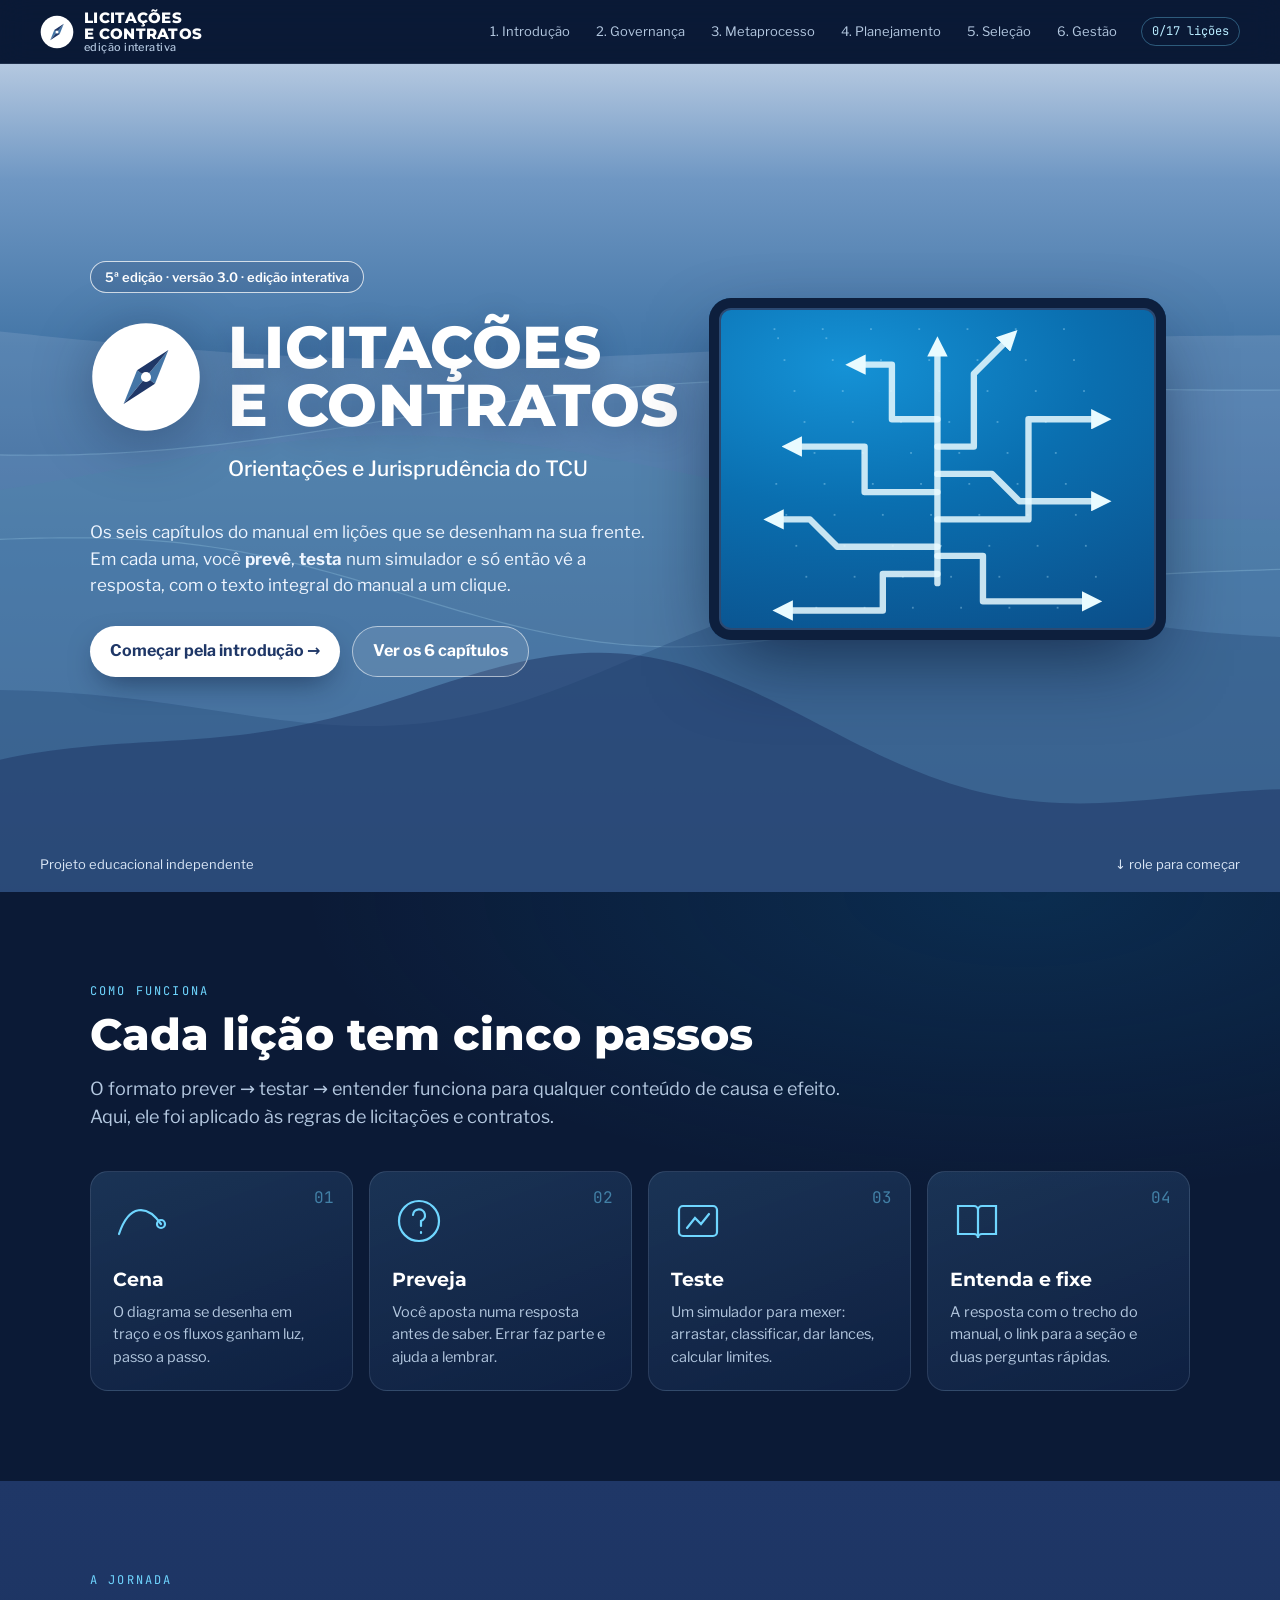
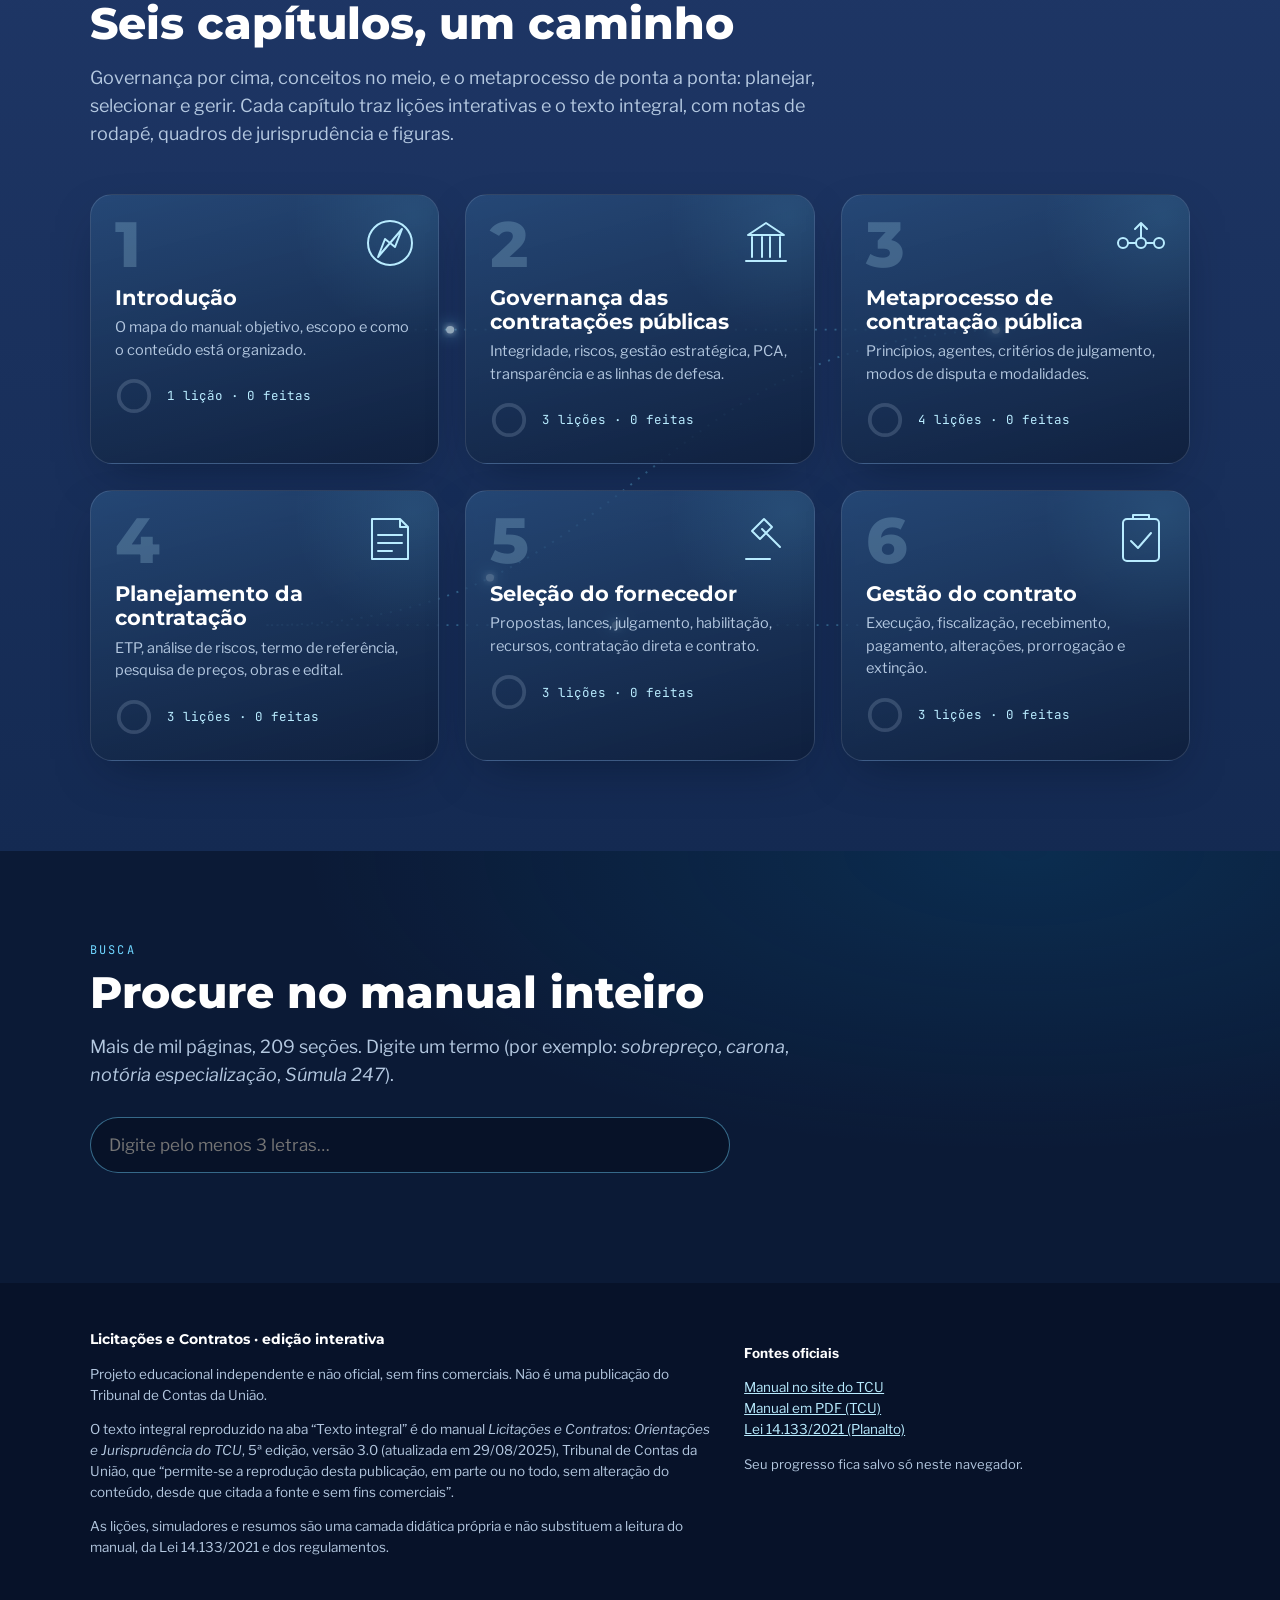
<file: index.html>
<!doctype html>
<html lang="pt-BR">
<head>
<meta charset="utf-8">
<meta name="viewport" content="width=device-width, initial-scale=1">
<title>Licitações e Contratos Interativo</title>
<meta name="description" content="Edição interativa e didática do manual Licitações e Contratos: Orientações e Jurisprudência do TCU (5ª edição). Projeto educacional independente.">
<meta name="theme-color" content="#1f3767">
<link rel="icon" href="assets/favicon.svg" type="image/svg+xml">
<link rel="preconnect" href="https://fonts.googleapis.com">
<link rel="preconnect" href="https://fonts.gstatic.com" crossorigin>
<link href="https://fonts.googleapis.com/css2?family=Libre+Franklin:ital,wght@0,400;0,500;0,600;0,700;1,400&family=Montserrat:wght@600;700;800&family=JetBrains+Mono:wght@400;500&display=swap" rel="stylesheet">
<link rel="stylesheet" href="css/style.css">
</head>
<body>
<noscript><p style="padding:20px">Esta edição interativa precisa de JavaScript.</p></noscript>
<script type="module" src="js/home.js"></script>
</body>
</html>
</file>
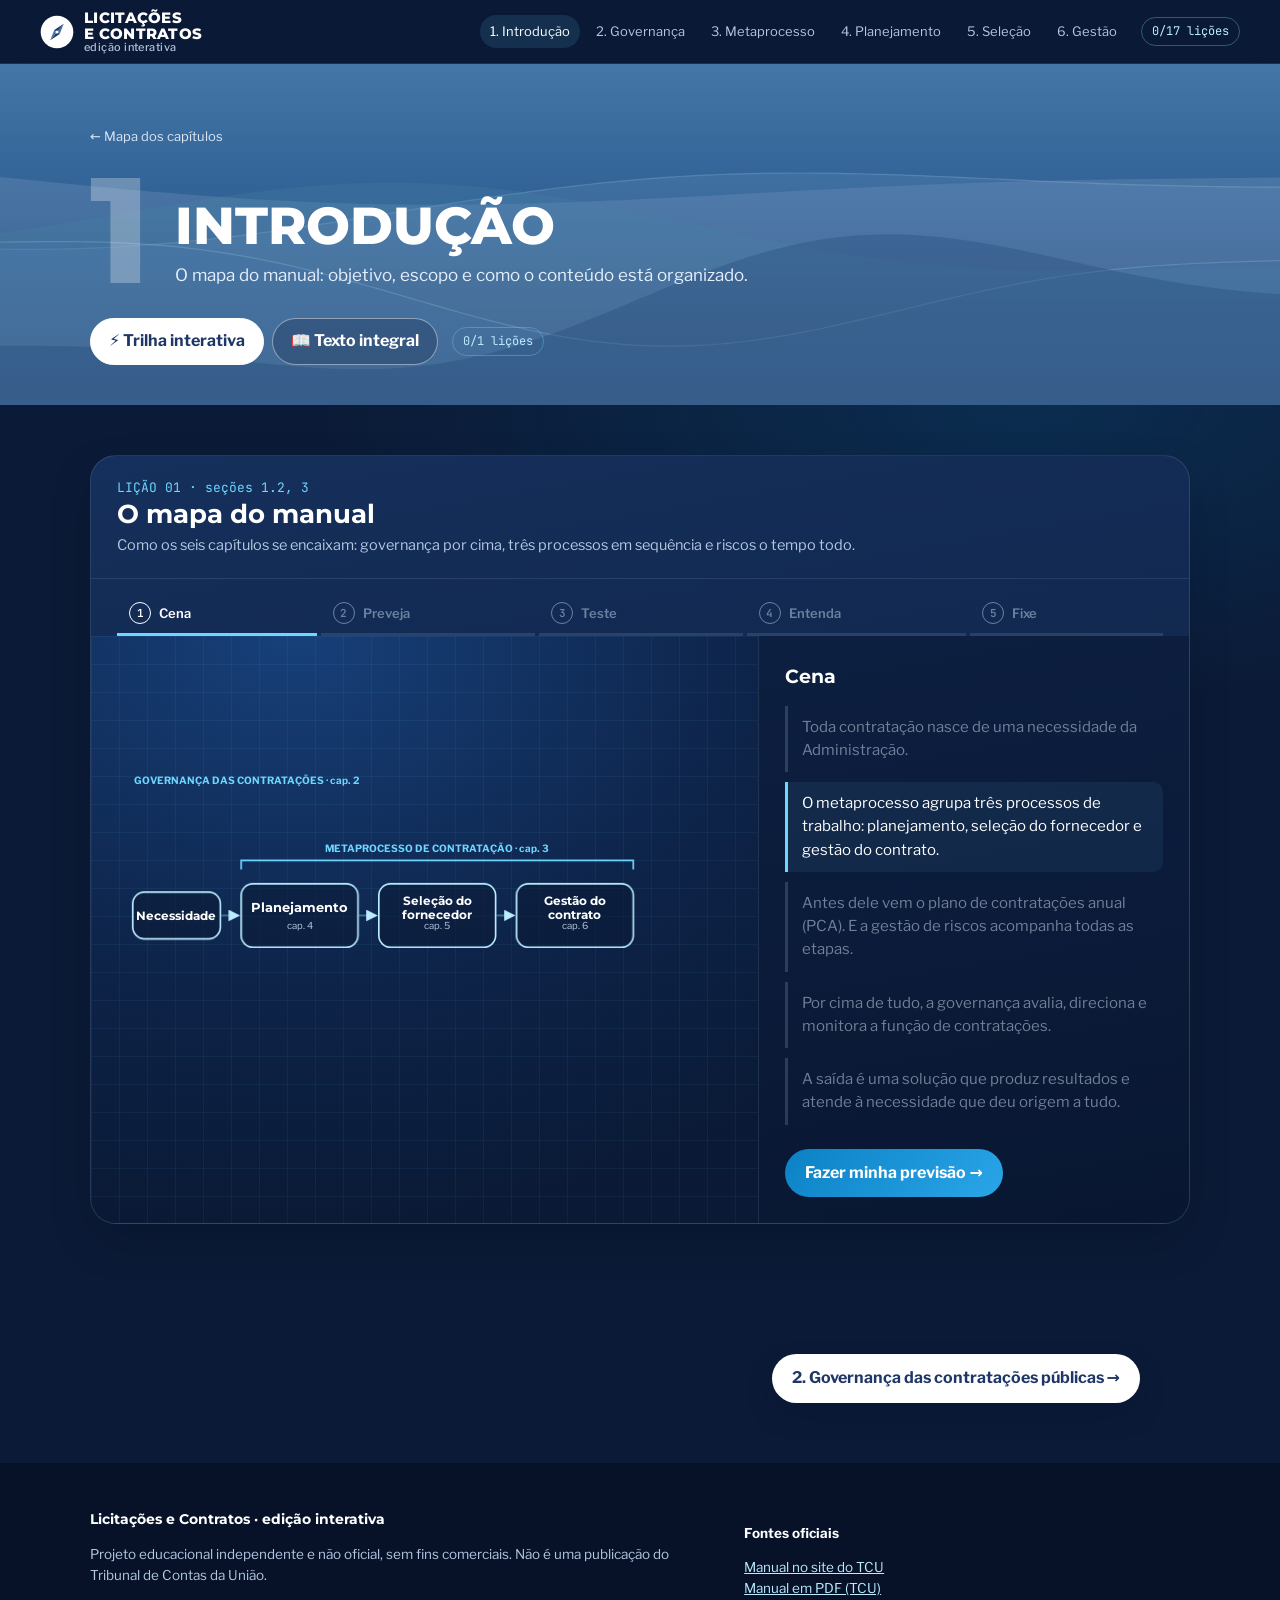
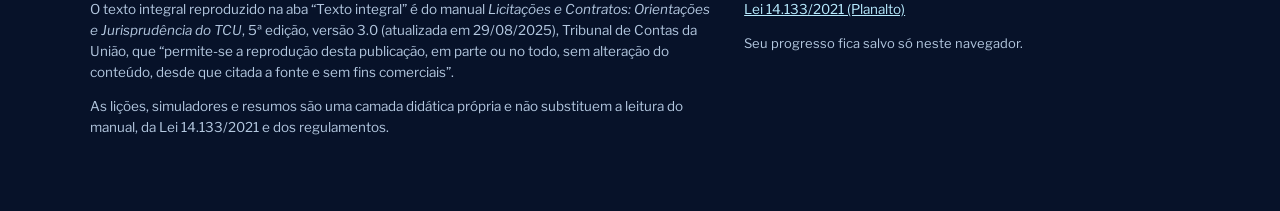
<file: capitulo.html>
<!doctype html>
<html lang="pt-BR">
<head>
<meta charset="utf-8">
<meta name="viewport" content="width=device-width, initial-scale=1">
<title>Capítulo · Licitações e Contratos Interativo</title>
<meta name="description" content="Edição interativa e didática do manual Licitações e Contratos: Orientações e Jurisprudência do TCU (5ª edição). Projeto educacional independente.">
<meta name="theme-color" content="#1f3767">
<link rel="icon" href="assets/favicon.svg" type="image/svg+xml">
<link rel="preconnect" href="https://fonts.googleapis.com">
<link rel="preconnect" href="https://fonts.gstatic.com" crossorigin>
<link href="https://fonts.googleapis.com/css2?family=Libre+Franklin:ital,wght@0,400;0,500;0,600;0,700;1,400&family=Montserrat:wght@600;700;800&family=JetBrains+Mono:wght@400;500&display=swap" rel="stylesheet">
<link rel="stylesheet" href="css/style.css">
</head>
<body>
<noscript><p style="padding:20px">Esta edição interativa precisa de JavaScript.</p></noscript>
<script type="module" src="js/chapter.js"></script>
</body>
</html>
</file>
<file: css/style.css>
/* Licitações & Contratos Interativo — visual inspirado na capa da 5ª edição */
:root {
  --navy-0: #0b1a36;
  --navy: #142a52;
  --navy-2: #1f3767;
  --blue: #294f7e;
  --mid: #4476a7;
  --steel: #4a87a6;
  --cyan: #0b81c4;
  --glow: #6fd6ff;
  --glow-2: #b9ecff;
  --pale: #b4c8e0;
  --mist: #dbe6f3;
  --white: #ffffff;
  --ok: #3ee0a1;
  --warn: #ffc857;
  --bad: #ff7a8a;

  --paper: #f5f8fc;
  --paper-2: #ffffff;
  --ink: #0f1f3a;
  --ink-2: #44546e;
  --line: #d6e0ec;
  --accent: #1c519b;

  --r: 18px;
  --r-sm: 10px;
  --shadow: 0 18px 50px -20px rgba(4, 14, 34, .55);
  --font-title: "Montserrat", "Inter", system-ui, sans-serif;
  --font-body: "Libre Franklin", "Inter", system-ui, sans-serif;
  --font-mono: "JetBrains Mono", ui-monospace, monospace;
}
@media (prefers-color-scheme: dark) {
  :root:not([data-theme="light"]) {
    --paper: #0f1d38; --paper-2: #14264a; --ink: #e6eefa; --ink-2: #a9b9d2; --line: #24406b; --accent: #7cc4ff;
  }
}
:root[data-theme="dark"] { --paper: #0f1d38; --paper-2: #14264a; --ink: #e6eefa; --ink-2: #a9b9d2; --line: #24406b; --accent: #7cc4ff; }

* { box-sizing: border-box; }
html { scroll-behavior: smooth; }
body {
  margin: 0; font-family: var(--font-body); color: var(--white); line-height: 1.55;
  background: var(--navy-0);
  -webkit-font-smoothing: antialiased;
}
a { color: inherit; }
img { max-width: 100%; }
button { font: inherit; cursor: pointer; }
.sr { position: absolute; width: 1px; height: 1px; overflow: hidden; clip: rect(0 0 0 0); }
:focus-visible { outline: 3px solid var(--glow); outline-offset: 2px; border-radius: 6px; }

/* ---------- top bar ---------- */
.topbar {
  position: sticky; top: 0; z-index: 50; display: flex; align-items: center; gap: 14px;
  padding: 10px clamp(16px, 4vw, 40px); backdrop-filter: blur(14px);
  background: color-mix(in srgb, var(--navy-0) 72%, transparent);
  border-bottom: 1px solid rgba(180, 200, 224, .12);
}
.brand { display: flex; align-items: center; gap: 10px; text-decoration: none; font-family: var(--font-title); font-weight: 800; letter-spacing: .02em; font-size: 15px; line-height: 1.05; }
.brand small { display: block; font-weight: 500; font-family: var(--font-body); font-size: 11px; color: var(--pale); letter-spacing: .04em; }
.compass-badge { width: 34px; height: 34px; flex: none; }
.topbar nav { margin-left: auto; display: flex; gap: 6px; flex-wrap: wrap; }
.topbar nav a { text-decoration: none; font-size: 13px; padding: 6px 10px; border-radius: 999px; color: var(--pale); }
.topbar nav a:hover, .topbar nav a.on { background: rgba(111, 214, 255, .12); color: var(--white); }
.chip-progress { font-family: var(--font-mono); font-size: 12px; color: var(--glow-2); padding: 4px 10px; border: 1px solid rgba(111,214,255,.35); border-radius: 999px; white-space: nowrap; }

/* ---------- hero (capa) ---------- */
.hero {
  position: relative; overflow: hidden; min-height: min(92vh, 860px);
  background: linear-gradient(180deg, #b4c8e0 0%, #6f97c3 14%, #4476a7 34%, #2f5f93 58%, #1f3767 100%);
  display: grid; align-items: center;
}
.hero canvas.waves { position: absolute; inset: 0; width: 100%; height: 100%; }
.hero-inner { position: relative; z-index: 2; width: min(1180px, 100%); margin: 0 auto; padding: 72px clamp(16px, 4vw, 40px) 90px; display: grid; grid-template-columns: 1.05fr .95fr; gap: 30px; align-items: center; }
.edition-pill { display: inline-block; font-size: 13px; font-weight: 600; padding: 5px 14px; border: 1.5px solid rgba(255,255,255,.75); border-radius: 999px; margin-bottom: 26px; background: rgba(20,42,82,.15); }
.title-lockup { display: flex; align-items: center; gap: clamp(14px, 2vw, 26px); }
.title-lockup .big-compass { width: clamp(72px, 9vw, 112px); height: auto; flex: none; filter: drop-shadow(0 10px 30px rgba(5,20,50,.35)); }
.hero h1 { white-space: nowrap; font-family: var(--font-title); font-weight: 800; font-size: clamp(30px, 4.6vw, 64px); line-height: .98; margin: 0; letter-spacing: .01em; text-transform: uppercase; text-shadow: 0 6px 30px rgba(10,30,70,.25); }
.hero .sub { font-size: clamp(16px, 1.8vw, 21px); margin: 18px 0 0 calc(clamp(72px, 9vw, 112px) + clamp(14px, 2vw, 26px)); font-weight: 500; }
.hero .lede { max-width: 560px; margin-top: 34px; font-size: 17px; color: #eef5ff; }
.hero .cta { display: flex; gap: 12px; margin-top: 28px; flex-wrap: wrap; }
.btn { display: inline-flex; align-items: center; gap: 8px; padding: 12px 20px; border-radius: 999px; border: 0; font-weight: 700; text-decoration: none; transition: transform .2s, box-shadow .2s, background .2s; }
.btn:hover { transform: translateY(-2px); }
.btn-primary { background: var(--white); color: var(--navy-2); box-shadow: 0 12px 30px -10px rgba(5,20,50,.6); }
.btn-ghost { background: rgba(255,255,255,.1); color: var(--white); border: 1.5px solid rgba(255,255,255,.55); }
.btn-glow { background: linear-gradient(135deg, var(--cyan), #2aa6e8); color: #fff; box-shadow: 0 0 0 0 rgba(111,214,255,.6); animation: breathe 2.6s infinite; }
.btn[disabled] { opacity: .4; cursor: not-allowed; animation: none; transform: none; }
@keyframes breathe { 0%,100% { box-shadow: 0 0 0 0 rgba(111,214,255,.45); } 50% { box-shadow: 0 0 0 10px rgba(111,214,255,0); } }
.monitor { position: relative; aspect-ratio: 4/3; border-radius: 22px; background: radial-gradient(120% 90% at 30% 20%, #1592d6 0%, #0a6fb0 45%, #0b4f8a 100%); box-shadow: 0 30px 80px -20px rgba(3,15,40,.7), inset 0 0 0 10px #0d1f3d, inset 0 0 0 12px #2b4a73; overflow: hidden; }
.monitor svg { position: absolute; inset: 12px; width: calc(100% - 24px); height: calc(100% - 24px); }
.monitor::after { content: ""; position: absolute; left: 45%; right: 45%; bottom: -46px; height: 46px; background: linear-gradient(#c8d4e3, #8ea3bf); border-radius: 0 0 6px 6px; }
.hero-foot { position: absolute; z-index: 2; left: 0; right: 0; bottom: 18px; display: flex; justify-content: space-between; padding: 0 clamp(16px, 4vw, 40px); font-size: 13px; color: #dbe7f6; }
.scroll-hint { animation: bob 2s infinite; }
@keyframes bob { 50% { transform: translateY(5px); } }

/* ---------- sections ---------- */
.wrap { width: min(1180px, 100%); margin: 0 auto; padding: 0 clamp(16px, 4vw, 40px); }
.sec { padding: 90px 0; position: relative; }
.sec-dark { background: radial-gradient(1200px 500px at 80% 0%, rgba(11,129,196,.18), transparent 60%), var(--navy-0); }
.sec-blue { background: linear-gradient(180deg, var(--navy-2), var(--navy)); }
.kicker { font-family: var(--font-mono); font-size: 12px; letter-spacing: .18em; text-transform: uppercase; color: var(--glow); }
.h2 { font-family: var(--font-title); font-weight: 800; font-size: clamp(28px, 3.6vw, 44px); line-height: 1.05; margin: 10px 0 14px; }
.lead { color: var(--pale); font-size: 18px; max-width: 760px; }

.cycle { display: grid; grid-template-columns: repeat(4, 1fr); gap: 16px; margin-top: 40px; }
.cycle .step { position: relative; padding: 22px; border-radius: var(--r); background: linear-gradient(160deg, rgba(68,118,167,.28), rgba(20,42,82,.4)); border: 1px solid rgba(180,200,224,.16); }
.cycle .step svg { width: 54px; height: 54px; }
.cycle .step b { display: block; font-family: var(--font-title); font-size: 19px; margin: 10px 0 6px; }
.cycle .step p { margin: 0; color: var(--pale); font-size: 14.5px; }
.cycle .step .n { position: absolute; top: 14px; right: 18px; font-family: var(--font-mono); color: rgba(111,214,255,.5); }

/* journey */
.journey { position: relative; margin-top: 46px; }
.journey svg.path { position: absolute; inset: 0; width: 100%; height: 100%; pointer-events: none; }
.stations { position: relative; display: grid; grid-template-columns: repeat(3, 1fr); gap: 26px; }
.station { position: relative; display: block; text-decoration: none; padding: 24px; border-radius: 22px; background: linear-gradient(165deg, rgba(41,79,126,.75), rgba(15,31,60,.92)); border: 1px solid rgba(180,200,224,.18); box-shadow: var(--shadow); transition: transform .3s, border-color .3s; overflow: hidden; min-height: 250px; }
.station:hover { transform: translateY(-6px); border-color: rgba(111,214,255,.6); }
.station::before { content: ""; position: absolute; inset: -40% -30% auto auto; width: 260px; height: 260px; background: radial-gradient(circle, rgba(111,214,255,.22), transparent 65%); transition: opacity .3s; opacity: .5; }
.station:hover::before { opacity: 1; }
.station .num { font-family: var(--font-title); font-weight: 800; font-size: 64px; line-height: .8; color: rgba(185,236,255,.22); }
.station .ico { position: absolute; top: 20px; right: 20px; width: 56px; height: 56px; }
.station h3 { font-family: var(--font-title); font-size: 21px; margin: 16px 0 6px; line-height: 1.15; }
.station p { margin: 0; color: var(--pale); font-size: 14.5px; }
.station .meta { display: flex; gap: 14px; align-items: center; margin-top: 16px; font-size: 12.5px; color: var(--glow-2); font-family: var(--font-mono); }
.ring { width: 38px; height: 38px; }
.ring circle { fill: none; stroke-width: 4; }
.ring .bg { stroke: rgba(180,200,224,.2); }
.ring .fg { stroke: var(--glow); stroke-linecap: round; transform: rotate(-90deg); transform-origin: 50% 50%; transition: stroke-dashoffset 1s; }

.footer { padding: 46px 0 60px; background: #071229; color: var(--pale); font-size: 13.5px; }
.footer a { color: var(--glow-2); }
.footer .cols { display: grid; grid-template-columns: 1.4fr 1fr; gap: 30px; }

/* ---------- chapter page ---------- */
.ch-hero { position: relative; overflow: hidden; padding: 60px 0 40px; background: linear-gradient(180deg, #4476a7 0%, #2f5f93 45%, #1f3767 100%); }
.ch-hero canvas.waves { position: absolute; inset: 0; width: 100%; height: 100%; opacity: .9; }
.ch-hero .wrap { position: relative; z-index: 2; }
.ch-hero .crumb { font-size: 13px; color: #dbe7f6; text-decoration: none; }
.ch-head { display: flex; gap: 24px; align-items: flex-end; margin-top: 22px; }
.ch-head .num { font-family: var(--font-title); font-weight: 800; font-size: clamp(80px, 12vw, 150px); line-height: .78; color: rgba(255,255,255,.28); }
.ch-head h1 { font-family: var(--font-title); font-weight: 800; font-size: clamp(28px, 4.4vw, 52px); text-transform: uppercase; margin: 0; line-height: 1; }
.ch-head p { margin: 10px 0 0; color: #e6f0fc; font-size: 17px; }
.tabs { display: flex; gap: 8px; margin-top: 30px; flex-wrap: wrap; }
.tab { padding: 10px 18px; border-radius: 999px; border: 1.5px solid rgba(255,255,255,.45); background: rgba(11,26,54,.25); color: #fff; font-weight: 700; }
.tab.on { background: #fff; color: var(--navy-2); border-color: #fff; }
.ch-nav { display: flex; justify-content: space-between; gap: 12px; margin: 50px 0 0; flex-wrap: wrap; }

/* lesson list */
.lessons { display: grid; gap: 34px; padding: 50px 0 80px; }
.lesson { border-radius: 26px; background: linear-gradient(170deg, #15305c, #0c1c3b); border: 1px solid rgba(180,200,224,.15); box-shadow: var(--shadow); overflow: hidden; }
.lesson-head { display: flex; gap: 18px; align-items: center; padding: 22px 26px; border-bottom: 1px solid rgba(180,200,224,.12); flex-wrap: wrap; }
.lesson-head .idx { font-family: var(--font-mono); color: var(--glow); font-size: 13px; }
.lesson-head h2 { font-family: var(--font-title); font-size: clamp(20px, 2.4vw, 26px); margin: 2px 0 0; line-height: 1.15; }
.lesson-head p { margin: 4px 0 0; color: var(--pale); font-size: 14.5px; }
.lesson-head .done-badge { margin-left: auto; font-size: 12px; font-family: var(--font-mono); padding: 5px 10px; border-radius: 999px; border: 1px solid rgba(62,224,161,.5); color: var(--ok); }
.stepper { display: flex; gap: 4px; padding: 14px 26px 0; overflow-x: auto; scrollbar-width: none; }
.stepper button { flex: 1 0 auto; display: flex; align-items: center; gap: 8px; padding: 9px 12px; border: 0; border-radius: 12px 12px 0 0; background: transparent; color: rgba(180,200,224,.55); font-size: 13px; font-weight: 600; border-bottom: 3px solid rgba(180,200,224,.15); }
.stepper button .d { width: 22px; height: 22px; border-radius: 50%; display: grid; place-items: center; font-size: 11px; font-family: var(--font-mono); border: 1.5px solid currentColor; }
.stepper button.on { color: #fff; border-bottom-color: var(--glow); }
.stepper button.ok { color: var(--glow-2); }
.stepper button.ok .d { background: var(--glow); color: var(--navy-0); border-color: var(--glow); }
.stepper button:disabled { cursor: not-allowed; }
.lesson-body { display: grid; grid-template-columns: minmax(0, 1.55fr) minmax(0, 1fr); min-height: 440px; }
.stage {
  position: relative; min-height: 420px; overflow: hidden;
  background:
    linear-gradient(rgba(111,214,255,.06) 1px, transparent 1px) 0 0/28px 28px,
    linear-gradient(90deg, rgba(111,214,255,.06) 1px, transparent 1px) 0 0/28px 28px,
    radial-gradient(120% 100% at 30% 0%, #17407a 0%, #0d2348 60%, #0a1a36 100%);
}
.stage > svg { display: block; width: 100%; height: 100%; min-height: 420px; }
.panel { padding: 26px; display: flex; flex-direction: column; gap: 14px; border-left: 1px solid rgba(180,200,224,.12); background: rgba(5,14,32,.35); }
.panel h3 { font-family: var(--font-title); font-size: 19px; margin: 0; }
.panel p { margin: 0; color: #d7e4f5; }
.panel .muted { color: var(--pale); font-size: 14px; }
.panel .actions { margin-top: auto; display: flex; gap: 10px; flex-wrap: wrap; padding-top: 10px; }
.narr { list-style: none; margin: 0; padding: 0; display: grid; gap: 10px; }
.narr li { padding: 10px 12px 10px 14px; border-left: 3px solid rgba(180,200,224,.2); color: rgba(215,228,245,.5); transition: all .5s; font-size: 15px; }
.narr li.on { border-color: var(--glow); color: #fff; background: rgba(111,214,255,.07); border-radius: 0 10px 10px 0; }
.opts { display: grid; gap: 10px; }
.opt { text-align: left; padding: 13px 15px; border-radius: 14px; border: 1.5px solid rgba(180,200,224,.25); background: rgba(20,42,82,.5); color: #fff; transition: all .2s; font-size: 15px; }
.opt:hover { border-color: var(--glow); }
.opt.sel { border-color: var(--glow); background: rgba(11,129,196,.3); box-shadow: 0 0 0 4px rgba(111,214,255,.12); }
.opt.right { border-color: var(--ok); background: rgba(62,224,161,.14); }
.opt.wrong { border-color: var(--bad); background: rgba(255,122,138,.12); }
.opt[disabled] { cursor: default; }
.verdict { padding: 14px 16px; border-radius: 14px; font-size: 15px; }
.verdict.good { background: rgba(62,224,161,.12); border: 1px solid rgba(62,224,161,.45); }
.verdict.meh { background: rgba(255,200,87,.1); border: 1px solid rgba(255,200,87,.45); }
.cite { display: inline-flex; gap: 6px; align-items: center; font-size: 13px; color: var(--glow-2); text-decoration: none; border: 1px dashed rgba(111,214,255,.45); padding: 5px 10px; border-radius: 999px; background: transparent; }
.cite:hover { background: rgba(111,214,255,.1); }
.quote { border-left: 3px solid var(--glow); padding: 6px 0 6px 14px; color: #eaf3ff; font-style: italic; font-size: 14.5px; }
.law { font-family: var(--font-mono); font-size: 12px; color: var(--glow); }
.score { font-family: var(--font-title); font-size: 40px; font-weight: 800; color: var(--glow-2); }

/* lab widgets (DOM overlay on stage) */
.lab { position: relative; min-height: 420px; display: flex; flex-direction: column; padding: 18px; gap: 12px; }
.lab-row { display: flex; gap: 10px; flex-wrap: wrap; align-items: center; }
.card { padding: 10px 12px; border-radius: 12px; background: rgba(20,46,90,.85); border: 1.5px solid rgba(111,214,255,.28); color: #fff; font-size: 14px; transition: transform .25s, border-color .25s, background .25s, opacity .25s; user-select: none; }
button.card:hover { border-color: var(--glow); transform: translateY(-2px); }
.card.picked { border-color: var(--glow); background: rgba(11,129,196,.45); }
.card.good { border-color: var(--ok); background: rgba(62,224,161,.18); }
.card.bad { border-color: var(--bad); background: rgba(255,122,138,.16); animation: shake .4s; }
.card.dim { opacity: .35; }
@keyframes shake { 25% { transform: translateX(-5px); } 75% { transform: translateX(5px); } }
.bins { display: grid; gap: 10px; }
.bin { border: 1.5px dashed rgba(180,200,224,.35); border-radius: 14px; padding: 10px; min-height: 64px; background: rgba(5,14,32,.3); transition: all .2s; }
.bin.hot { border-color: var(--glow); background: rgba(111,214,255,.08); }
.bin h4 { margin: 0 0 8px; font-size: 13px; font-family: var(--font-mono); color: var(--glow-2); font-weight: 500; letter-spacing: .04em; }
.bin .items { display: flex; flex-wrap: wrap; gap: 6px; }
.range { width: 100%; accent-color: var(--glow); }
.kv { display: grid; grid-template-columns: auto 1fr; gap: 4px 12px; font-size: 14px; }
.kv b { font-family: var(--font-mono); color: var(--glow-2); font-weight: 500; }
.field { display: grid; gap: 4px; font-size: 13px; color: var(--pale); }
.field input, .field select { font: inherit; font-size: 15px; padding: 8px 10px; border-radius: 10px; border: 1.5px solid rgba(180,200,224,.3); background: rgba(5,14,32,.5); color: #fff; }
.pill { display: inline-block; padding: 3px 9px; border-radius: 999px; font-size: 12px; font-family: var(--font-mono); border: 1px solid rgba(180,200,224,.35); }
.pill.ok { color: var(--ok); border-color: rgba(62,224,161,.5); }
.pill.bad { color: var(--bad); border-color: rgba(255,122,138,.5); }
.pill.warn { color: var(--warn); border-color: rgba(255,200,87,.5); }
.hint { font-size: 13px; color: var(--pale); }

/* sparks */
.spark { position: fixed; width: 8px; height: 8px; border-radius: 50%; pointer-events: none; z-index: 999; background: var(--glow); box-shadow: 0 0 12px var(--glow); }
.toast { position: fixed; left: 50%; bottom: 24px; transform: translateX(-50%) translateY(30px); opacity: 0; z-index: 999; background: #fff; color: var(--navy-2); padding: 12px 18px; border-radius: 999px; font-weight: 700; box-shadow: var(--shadow); transition: all .4s; }
.toast.on { opacity: 1; transform: translateX(-50%) translateY(0); }

/* ---------- reader ---------- */
.reader { background: var(--paper); color: var(--ink); }
.reader-grid { display: grid; grid-template-columns: 300px minmax(0, 1fr); gap: 34px; padding: 40px 0 80px; }
.toc { position: sticky; top: 70px; align-self: start; max-height: calc(100vh - 90px); overflow: auto; padding-right: 8px; font-size: 13.5px; }
.toc input { width: 100%; padding: 9px 12px; border-radius: 10px; border: 1.5px solid var(--line); background: var(--paper-2); color: var(--ink); font: inherit; margin-bottom: 12px; }
.toc a { display: block; padding: 5px 8px; border-radius: 8px; text-decoration: none; color: var(--ink-2); line-height: 1.3; }
.toc a:hover { background: color-mix(in srgb, var(--accent) 10%, transparent); color: var(--ink); }
.toc a.on { background: var(--accent); color: #fff; }
.toc a .n { font-family: var(--font-mono); font-size: 11.5px; opacity: .8; margin-right: 4px; }
.toc a.d2 { padding-left: 18px; } .toc a.d3 { padding-left: 30px; font-size: 12.8px; } .toc a.d4, .toc a.d5 { padding-left: 42px; font-size: 12.5px; }
.toc a.hit { box-shadow: inset 3px 0 0 var(--warn); }
.doc { max-width: 820px; background: var(--paper-2); border: 1px solid var(--line); border-radius: 20px; padding: clamp(20px, 4vw, 48px); box-shadow: 0 20px 60px -40px rgba(10,30,70,.5); }
.doc .snum { font-family: var(--font-mono); color: var(--accent); font-size: 13px; }
.doc h2 { font-family: var(--font-title); font-size: clamp(24px, 3vw, 32px); margin: 6px 0 20px; line-height: 1.15; }
.doc p, .doc li { font-size: 16.5px; line-height: 1.7; }
.doc h4 { font-family: var(--font-title); margin: 26px 0 8px; }
.doc .cap { font-weight: 700; margin: 30px 0 8px; font-size: 14.5px; color: var(--accent); }
.doc .src { font-size: 12.5px; color: var(--ink-2); margin-top: 6px; }
.doc figure { margin: 18px 0; } .doc figure img { border-radius: 12px; border: 1px solid var(--line); background: #fff; }
.doc .tbl { overflow-x: auto; margin: 8px 0 4px; border: 1px solid var(--line); border-radius: 12px; }
.doc table { width: 100%; border-collapse: collapse; font-size: 14px; }
.doc td { border-top: 1px solid var(--line); padding: 10px 12px; vertical-align: top; line-height: 1.55; }
.doc tr:first-child td { border-top: 0; background: color-mix(in srgb, var(--accent) 10%, transparent); font-weight: 700; }
.doc td:first-child { width: 28%; font-weight: 600; }
.doc .tag { display: inline-block; font-size: 11px; font-family: var(--font-mono); padding: 1px 7px; border-radius: 6px; background: color-mix(in srgb, var(--accent) 15%, transparent); color: var(--accent); margin-right: 4px; }
.doc mark { background: #ffe38a; color: #1a1a1a; border-radius: 3px; padding: 0 2px; }
sup.fn { cursor: pointer; color: var(--accent); font-weight: 700; font-size: 11px; padding: 0 2px; border-radius: 4px; }
sup.fn:hover { background: color-mix(in srgb, var(--accent) 15%, transparent); }
.fnpop { position: absolute; z-index: 60; max-width: 360px; background: var(--paper-2); color: var(--ink); border: 1px solid var(--line); border-radius: 12px; padding: 12px 14px; font-size: 13.5px; line-height: 1.5; box-shadow: 0 20px 40px -15px rgba(10,30,70,.45); }
.doc-nav { display: flex; justify-content: space-between; gap: 12px; margin-top: 34px; flex-wrap: wrap; }
.doc-nav button, .doc .toolbar button { background: var(--paper); border: 1.5px solid var(--line); color: var(--ink); border-radius: 999px; padding: 9px 16px; font-weight: 600; }
.doc-nav button:hover { border-color: var(--accent); }
.doc .toolbar { display: flex; gap: 8px; align-items: center; justify-content: space-between; margin-bottom: 6px; flex-wrap: wrap; font-size: 12.5px; color: var(--ink-2); }
.doc .toolbar a { color: var(--accent); }
.toc-toggle { display: none; }

/* ---------- responsive ---------- */
@media (max-width: 980px) {
  .hero-inner { grid-template-columns: 1fr; padding-top: 50px; }
  .monitor { max-width: 520px; width: 100%; margin: 0 auto; }
  .lesson-body { grid-template-columns: 1fr; }
  .panel { border-left: 0; border-top: 1px solid rgba(180,200,224,.12); }
  .stations { grid-template-columns: repeat(2, 1fr); }
  .cycle { grid-template-columns: repeat(2, 1fr); }
  .reader-grid { grid-template-columns: 1fr; }
  .toc { position: static; max-height: none; display: none; }
  .toc.open { display: block; }
  .toc-toggle { display: inline-flex; }
}
@media (max-width: 620px) {
  .stations, .cycle { grid-template-columns: 1fr; }
  .hero .sub { margin-left: 0; }
  .topbar nav a.hide-sm { display: none; }
  .stage, .stage > svg { min-height: 360px; }
  .footer .cols { grid-template-columns: 1fr; }
  .ch-head { flex-direction: column; align-items: flex-start; gap: 10px; }
  .lesson-head, .panel { padding: 18px; }
  .stepper { padding: 10px 12px 0; }
  .stepper button span.l { display: none; }
}
@media (prefers-reduced-motion: reduce) {
  *, *::before, *::after { animation-duration: .001ms !important; animation-iteration-count: 1 !important; transition-duration: .001ms !important; scroll-behavior: auto !important; }
}
</file>
